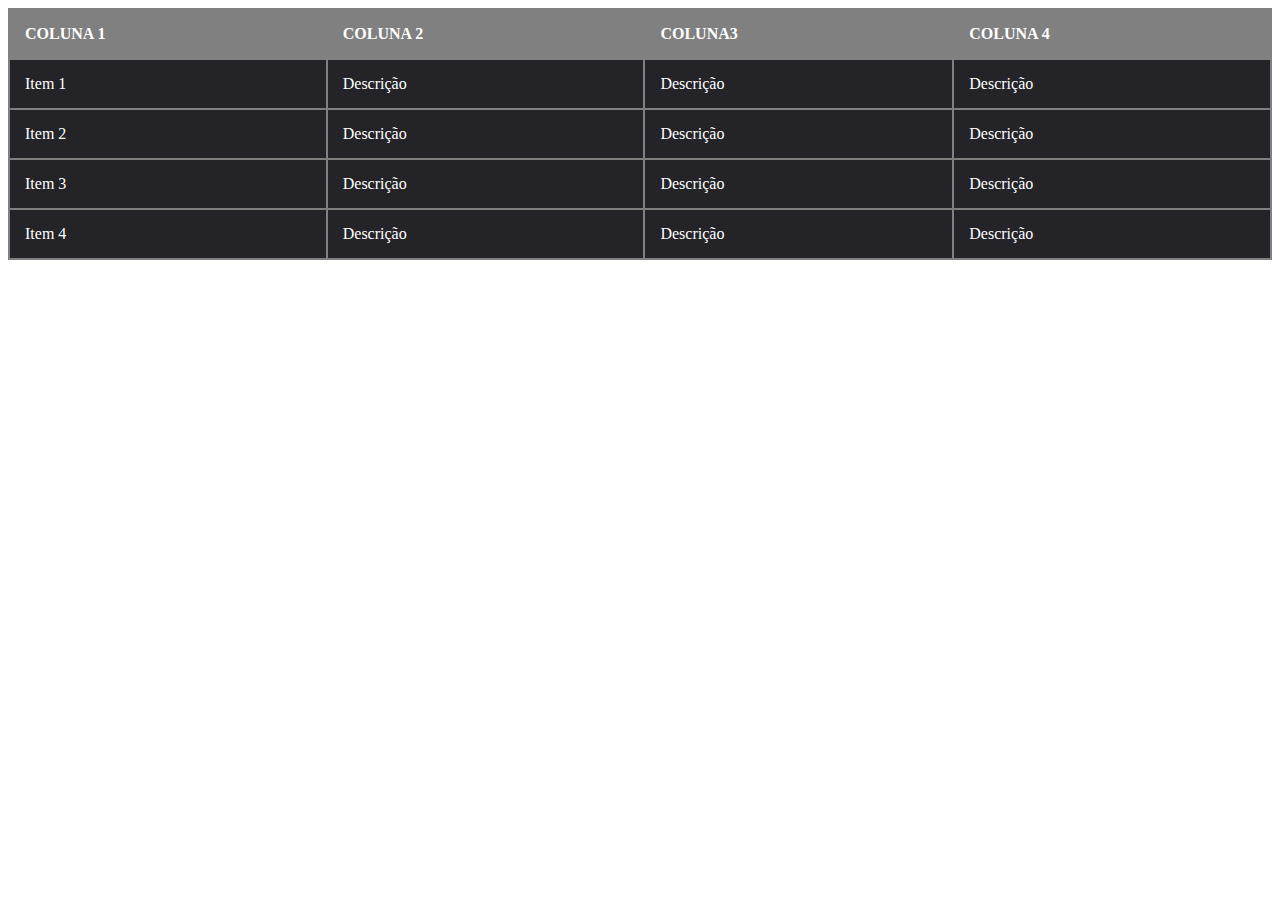
<file: 01/index.html>
<!DOCTYPE html>
<html lang="pt-BR">
<head>
    <meta charset="UTF-8">
    <meta name="viewport" content="width=device-width, initial-scale=1.0">
    <link rel="stylesheet" href="style.css">
    <title>Exercicio 01</title>
</head>
<body>
    <table>
        <thead>
            <tr>
            <th>Coluna 1</th>
            <th>Coluna 2</th>
            <th>Coluna3</th>
            <th>Coluna 4</th>
            </tr>
        </thead>
        <tbody>
            <tr>
                <td>Item 1</td>
                <td>Descrição</td>
                <td>Descrição</td>
                <td>Descrição</td>
                
            </tr>

            <tr>
                <td>Item 2</td>
                <td>Descrição</td>
                <td>Descrição</td>
                <td>Descrição</td>
                
            </tr>

            <tr>
                <td>Item 3</td>
                <td>Descrição</td>
                <td>Descrição</td>
                <td>Descrição</td>
                
            </tr>

            <tr>
                <td>Item 4</td>
                <td>Descrição</td>
                <td>Descrição</td>
                <td>Descrição</td>
                
            </tr>

        </tbody>
    </table>
    
</body>
</html>
</file>
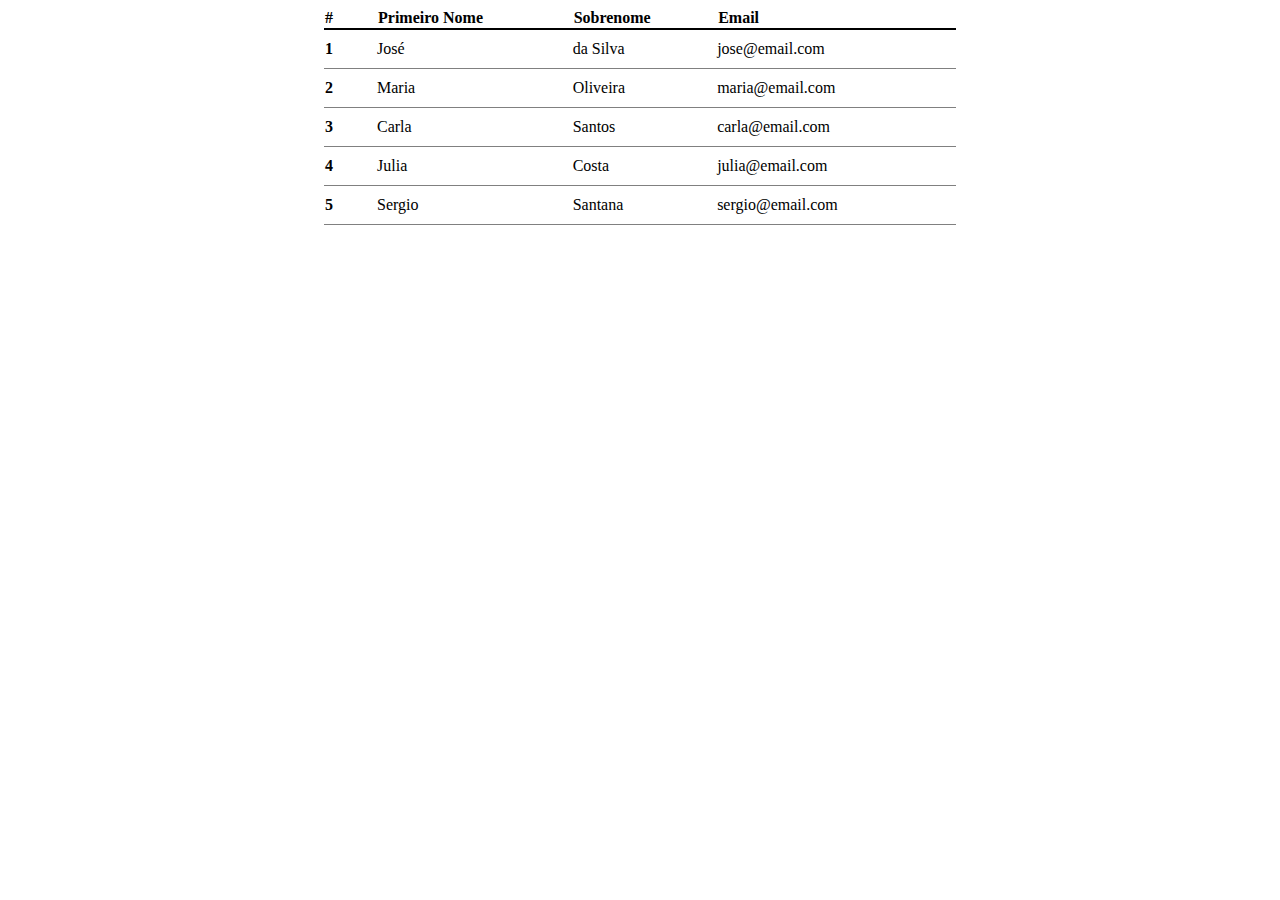
<file: 02/index.html>
<!DOCTYPE html>
<html lang="pt-BR">
<head>
    <meta charset="UTF-8">
    <meta name="viewport" content="width=device-width, initial-scale=1.0">
    <link rel="stylesheet" href="style.css">
    <title>Exercicio 02</title>
</head>
<body>
    <table>
        <thead>
            <tr>
                <th>#</th>
                <th>Primeiro Nome</th>
                <th>Sobrenome</th>
                <th>Email</th>
            </tr>
        </thead>
        <tbody>
            <tr>
                <th>1</th>
                <td>José</td>
                <td>da Silva</td>
                <td>jose@email.com</td>
            </tr>

            <tr>
                <th>2</th>
                <td>Maria</td>
                <td>Oliveira</td>
                <td>maria@email.com</td>
            </tr>

            <tr>
                <th>3</th>
                <td>Carla</td>
                <td>Santos</td>
                <td>carla@email.com</td>
            </tr>

            <tr>
                <th>4</th>
                <td>Julia</td>
                <td>Costa</td>
                <td>julia@email.com</td>
            </tr>

            <tr>
                <th>5</th>
                <td>Sergio</td>
                <td>Santana</td>
                <td>sergio@email.com</td>
            </tr>
        </tbody>
    </table>
</body>
</html>
</file>
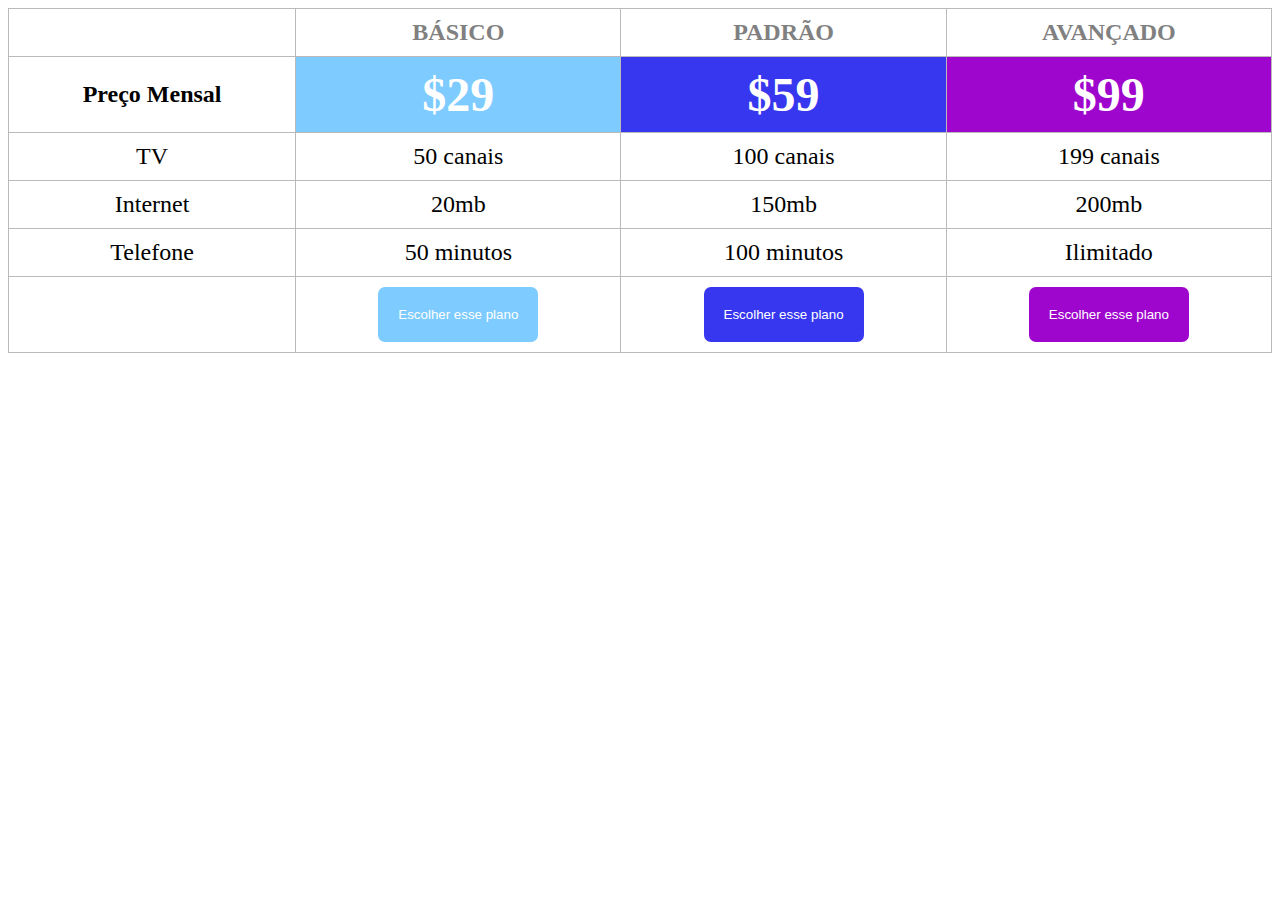
<file: 03/index.html>
<!DOCTYPE html>
<html lang="pt-BR">
<head>
    <meta charset="UTF-8">
    <meta name="viewport" content="width=device-width, initial-scale=1.0">
    <link rel="stylesheet" href="style.css">
    <title>Exercicio 03</title>
</head>
<body>
    <table>
        <thead>
            <tr>
                <th></th>
                <th>BÁSICO</th>
                <th>PADRÃO</th>
                <th>AVANÇADO</th>
            </tr>
            <tr>
                <th>Preço Mensal</th>
                <th class="price basico">$29</th>
                <th class="price padrao">$59</th>
                <th class="price avancado">$99</th>
            </tr>
        </thead>
        <tbody>
            <tr>
                <td>TV</td>
                <td>50 canais</td>
                <td>100 canais</td>
                <td>199 canais</td>
            </tr>

            <tr>
                <td>Internet</td>
                <td>20mb</td>
                <td>150mb</td>
                <td>200mb</td>
            </tr>

            <tr>
                <td>Telefone</td>
                <td>50 minutos</td>
                <td>100 minutos</td>
                <td>Ilimitado</td>
            </tr>
            <tr>
                <td></td>
                <td><button class="basico">Escolher esse plano</button ></td>
                <td><button class="padrao">Escolher esse plano</button></td>
                <td><button class="avancado">Escolher esse plano</button></td>
            </tr>
        </tbody>
    </table>


</body>
</html>
</file>
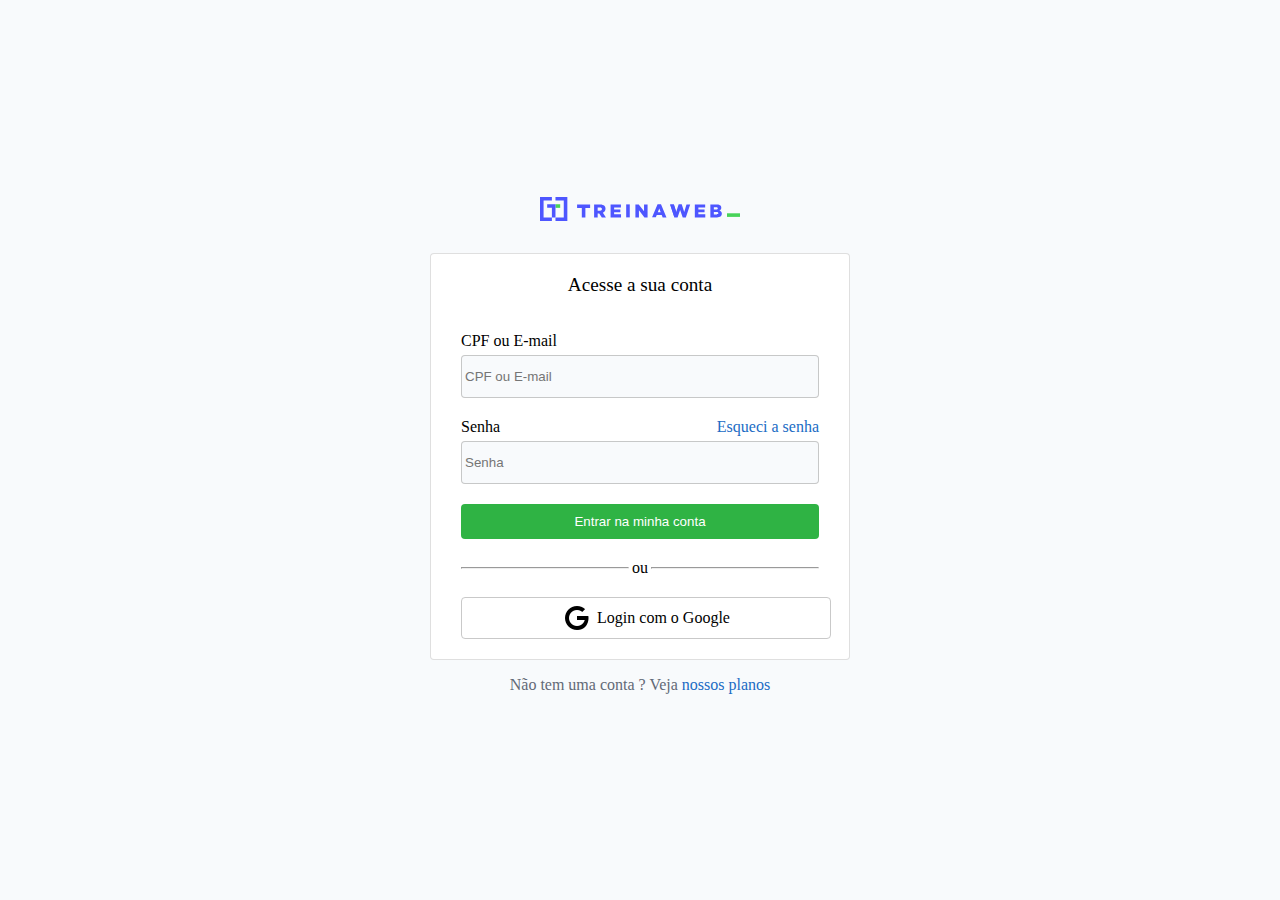
<file: Projeto Formularios/index.html>
<!DOCTYPE html>
<html lang="pt-BR">
<head>
    <meta charset="UTF-8">
    <meta name="viewport" content="width=device-width, initial-scale=1.0">
    <link rel="stylesheet" href="style.css">
    <title>Formulário de Login</title>
</head>
<body>
    <div class="form-container">
        <div class="form-content">
            <img src="img/treinaweb-logo.svg" alt="logo da TreinaWeb" width="200px" class="logo-tw">
            <form class="form-login">
                <h2>Acesse a sua conta</h2>
                <div class="form-field">
                    <label for="login">CPF ou E-mail</label>
                    <input type="text"  id="login" placeholder="CPF ou E-mail">
                </div>
                <div class="form-field">
                    <div class="password-field">
                        <label for="password">Senha</label>
                        <a href="#">Esqueci a senha</a>
                    </div>
                    <input type="password" placeholder="Senha" required>
                </div>
                <button type="submit">Entrar na minha conta</button>
                <div class="divisor">
                    <hr>
                    <span>ou</span>
                    <hr>
                </div>
                <a href="#" class="google-login"><img src="/Projeto Formularios/img/google-icon.png" alt="icone do google"> Login com o Google</a>
            </form>
            <p>Não tem uma conta ? Veja <a href="#">nossos planos</a></p>
        </div>
    </div>
</body>
</html>
</file>
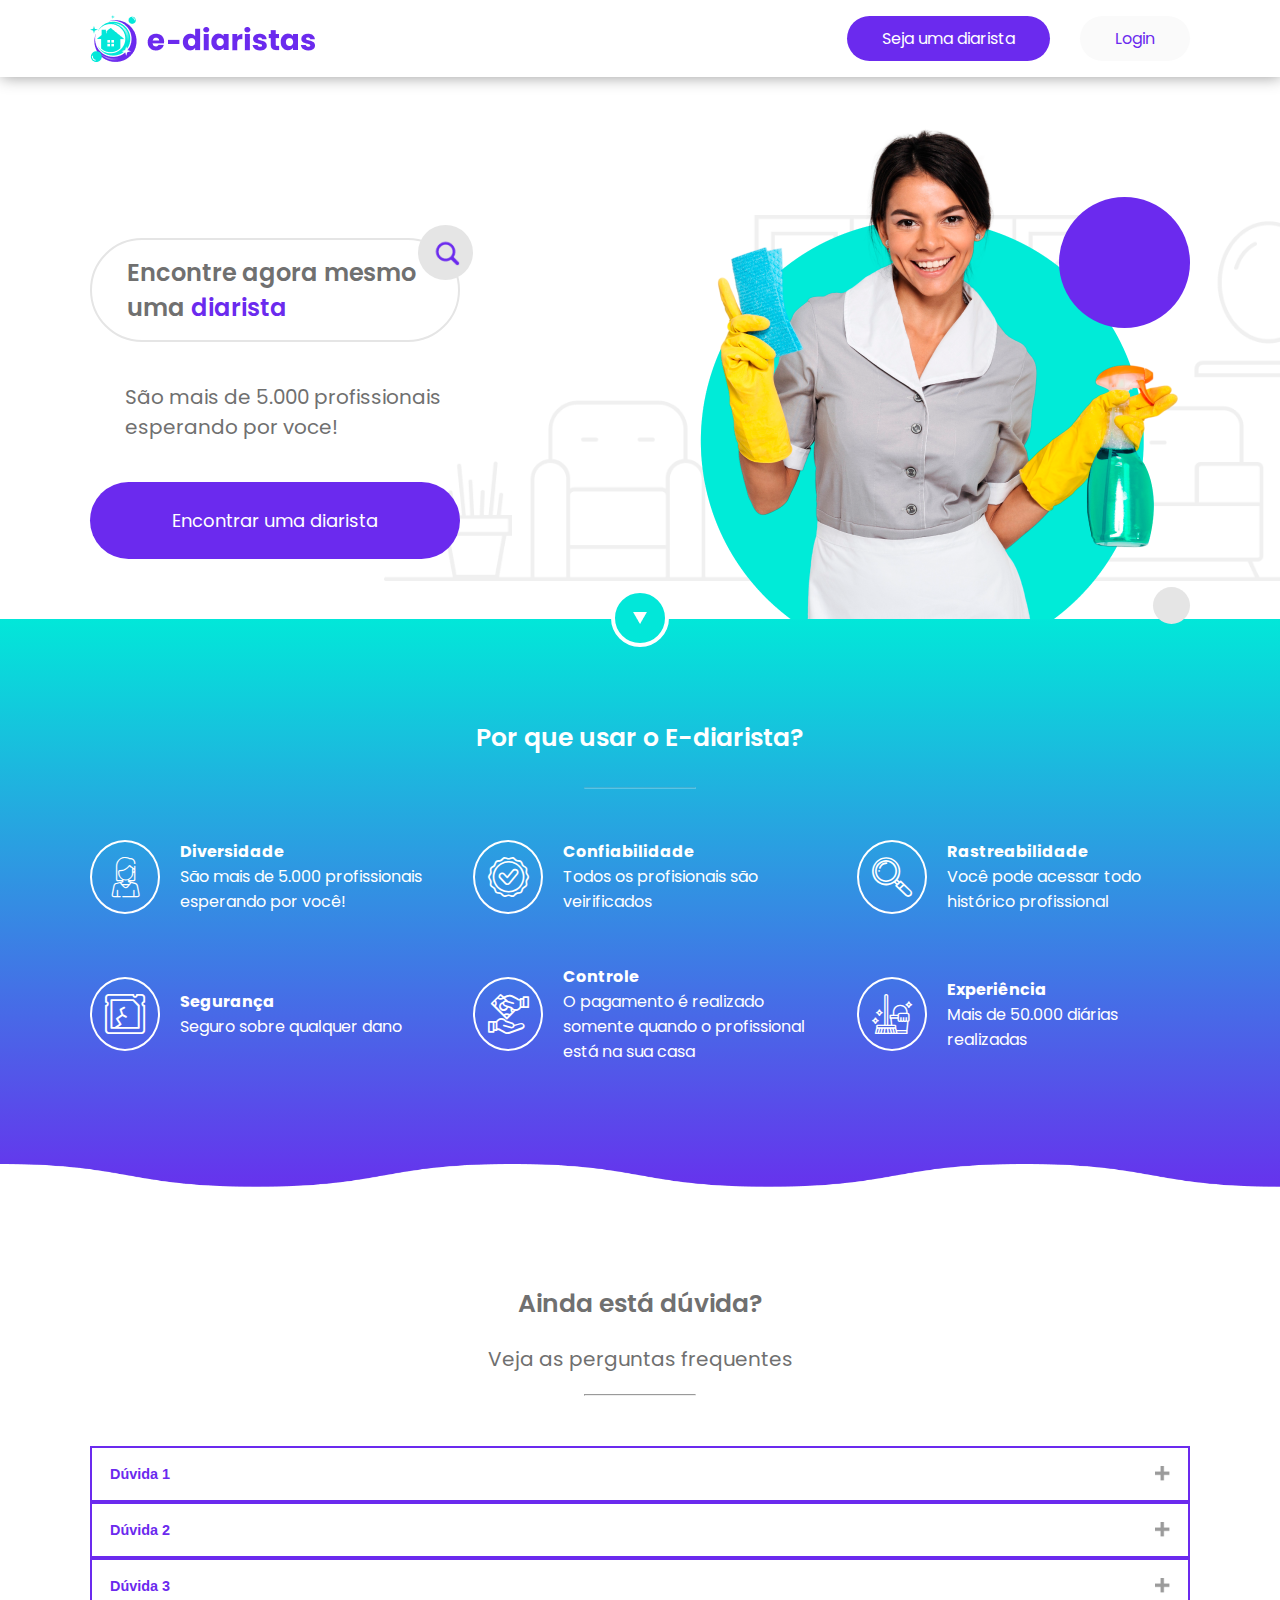
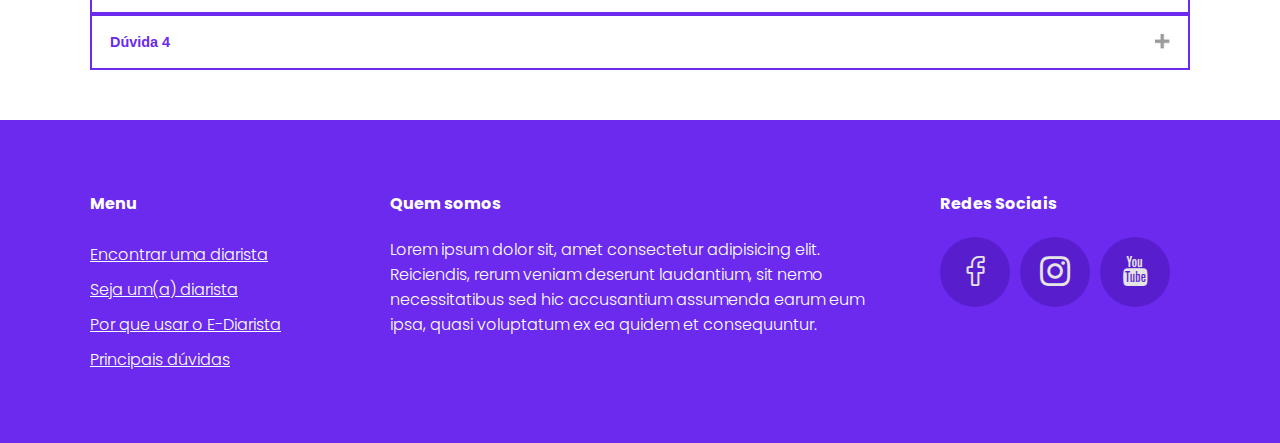
<file: home.html>
<!DOCTYPE html>
<html lang="pt-BR">
<head>
    <meta charset="UTF-8">
    <meta http-equiv="X-UA-Compatible" content="Ie=edge">
    <meta name="viewport" content="width=device-width, initial-scale=1.0">

    <!--Fonte-->
    <link rel="preconnect" href="https://fonts.googleapis.com">
    <link rel="preconnect" href="https://fonts.gstatic.com" crossorigin>
    <link href="https://fonts.googleapis.com/css2?family=Poppins:wght@100;200;300;400;500;600;700;800;900&family=Rubik&family=Secular+One&display=swap" rel="stylesheet">


    <!--Icones-->
    <link rel="stylesheet" href="./fonts/tw-icons/css/treinaweb-icons.css">

    <!--Style -->
    <link rel="stylesheet" href="./style/home.css">


    <title>E-diaristas</title>
</head>
<body>
    <header>
        <div class="container">
            <div class="nav-menu">
                <img src="./img/logo-ediaristas.png" alt="Logo E-diaristas">
                <div class="btn-header">
                    <a class="btn-contained" href="#">Seja uma diarista </a>
                    <a class="btn-void" href="./login.html">Login</a>
                </div>
            </div>
        </div>
    </header>
    <main>
        <!-- Principal -->
        <section class="principal">
            <div class="container">
                <div class="principal-section">
                    <div class="principal-description">
                        
                    <div class="principal-diarista-text"> Encontre agora mesmo uma <span> diarista</span></div>
                        <p>São mais de 5.000 profissionais<br>
                        esperando por voce!</p>
                        <a href="./login.html" class="btn-contained">Encontrar uma diarista</a>
                    </div>
                    <div class="principal-image">
                        <img src="./img/diarista-topo.png" alt="Imagem ilustrativa de diarista">
                    </div>
                </div>

            </div>
        </section>

        <!-- Por que -->
        <section class="porq">
            <div class="container">
                <h2> Por que usar o E-diarista?</h2>
                <hr>
                <div class="porq-campos-item">
                    <div class="porq-item">
                        <div>
                            <i class="twf-woman"></i>
                        </div>
                        <div>
                            <h4> Diversidade </h4>
                            <p>São mais de 5.000 profissionais esperando por você!</p>
                        </div>
                    </div>
                    <hr>
                    <div class="porq-item">
                        <div>
                            <i class="twf-certificate"></i>
                        </div>
                        <div>
                            <h4>Confiabilidade</h4>
                            <p>Todos os profisionais são veirificados</p>
                        </div>
                    </div>
                    <hr>
                        <div class="porq-item">
                            <div>
                                <i class="twf-search-2"></i>
                            </div>
                            <div>
                                <h4>Rastreabilidade</h4>
                                <p>Você pode acessar todo histórico profissional</p>
                            </div>
                        </div>
                        <hr>
                            <div class="porq-item">
                                <div>
                                    <i class="twf-frame-broken"></i>
                                </div>
                                <div>
                                    <h4>Segurança</h4>
                                    <p>Seguro sobre qualquer dano</p>
                                </div>
                            </div>
                            <hr>
                                <div class="porq-item">
                                    <div>
                                        <i class="twf-payment"></i>
                                    </div>
                                    <div>
                                        <h4>Controle</h4>
                                        <p>O pagamento é realizado somente quando o profissional está na sua casa</p>
                                    </div>
                                </div>
                                <hr>
                                    <div class="porq-item">
                                        <div>
                                            <i class="twf-broom-bucket"></i>
                                        </div>
                                        <div>
                                            <h4>Experiência</h4>
                                            <p>Mais de 50.000 diárias realizadas </p>
                                        </div>
                                    </div>
                                
            </div>
        
        </section>

        <!-- Faqs -->
        <section class="faqs"> 
            <div class="division-wave"> </div>
            <div class="container">
                <div class="title-section-faqs">
                    <h2>Ainda está dúvida?</h2>
                    <p>Veja as perguntas frequentes</p>
                    <hr>
                </div>
                <div class="faqs-accordion">
                    <button class="accordion">
                        <h5> Dúvida 1 </h5>
                        <img src="./img/icon-plus.png" alt="Icone de mais" class="plus">
                        <img src="./img/icon-minus.png" alt="Icone de menos" class="minus">
                    </button>
                    <div class="panel">
                        <p>Lorem ipsum dolor sit amet consectetur adipisicing elit. Recusandae voluptatibus ex culpa? Nihil voluptatibus ratione aliquid. Dignissimos, alias, distinctio quaerat tempora dolorum totam soluta nemo cum a veritatis, modi eos.</p>
                    </div>
                    <button class="accordion">
                        <h5> Dúvida 2 </h5>
                        <img src="./img/icon-plus.png" alt="Icone de mais" class="plus">
                        <img src="./img/icon-minus.png" alt="Icone de menos" class="minus">
                    </button>
                    <div class="panel">
                        <p>Lorem ipsum dolor sit amet consectetur adipisicing elit. Recusandae voluptatibus ex culpa? Nihil voluptatibus ratione aliquid. Dignissimos, alias, distinctio quaerat tempora dolorum totam soluta nemo cum a veritatis, modi eos.</p>
                    </div>
                    <button class="accordion">
                        <h5> Dúvida 3 </h5>
                        <img src="./img/icon-plus.png" alt="Icone de mais" class="plus">
                        <img src="./img/icon-minus.png" alt="Icone de menos" class="minus">
                    </button>
                    <div class="panel">
                        <p>Lorem ipsum dolor sit amet consectetur adipisicing elit. Recusandae voluptatibus ex culpa? Nihil voluptatibus ratione aliquid. Dignissimos, alias, distinctio quaerat tempora dolorum totam soluta nemo cum a veritatis, modi eos.</p>
                    </div>
                    <button class="accordion">
                        <h5> Dúvida 4 </h5>
                        <img src="./img/icon-plus.png" alt="Icone de mais" class="plus">
                        <img src="./img/icon-minus.png" alt="Icone de menos" class="minus">
                    </button>
                    <div class="panel">
                        <p>Lorem ipsum dolor sit amet consectetur adipisicing elit. Recusandae voluptatibus ex culpa? Nihil voluptatibus ratione aliquid. Dignissimos, alias, distinctio quaerat tempora dolorum totam soluta nemo cum a veritatis, modi eos.</p>
                    </div>
                </div>
            </div>
        </section>
    </main>
    <footer>
        <div class="container">
            <div class="footer-content">
                <div class="footer-item">
                    <h4>Menu</h4>
                    <ul>
                    <li>
                        <a href="">Encontrar uma diarista</a>
                    </li>
                    <li>
                        <a href="">Seja um(a) diarista</a>
                    </li>
                    <li>
                        <a href="">Por que usar o E-Diarista</a>
                    </li>
                    <li>
                        <a href="">Principais dúvidas</a>
                    </li>
                </ul>
                </div>
                <div class="footer-item">
                    <h4>Quem somos</h4>
                    <p>Lorem ipsum dolor sit, amet consectetur adipisicing elit. Reiciendis, rerum veniam deserunt laudantium, sit nemo necessitatibus sed hic accusantium assumenda earum eum ipsa, quasi voluptatum ex ea quidem et consequuntur.</p>
                </div>
                <div class="footer-item">
                    <h4>Redes Sociais</h4>
                    <div class="social-media">
                        <a href=""><i class="twf-facebook-f"></i></a>
                        <a href=""><i class="twf-instagram"></i></a>
                        <a href=""><i class="twf-youtube"></i></a>
                    </div>
                </div>
            </div>
        </div>
    </footer>
    <script src="./js/script.js"></script>
</body>
</html>
</file>
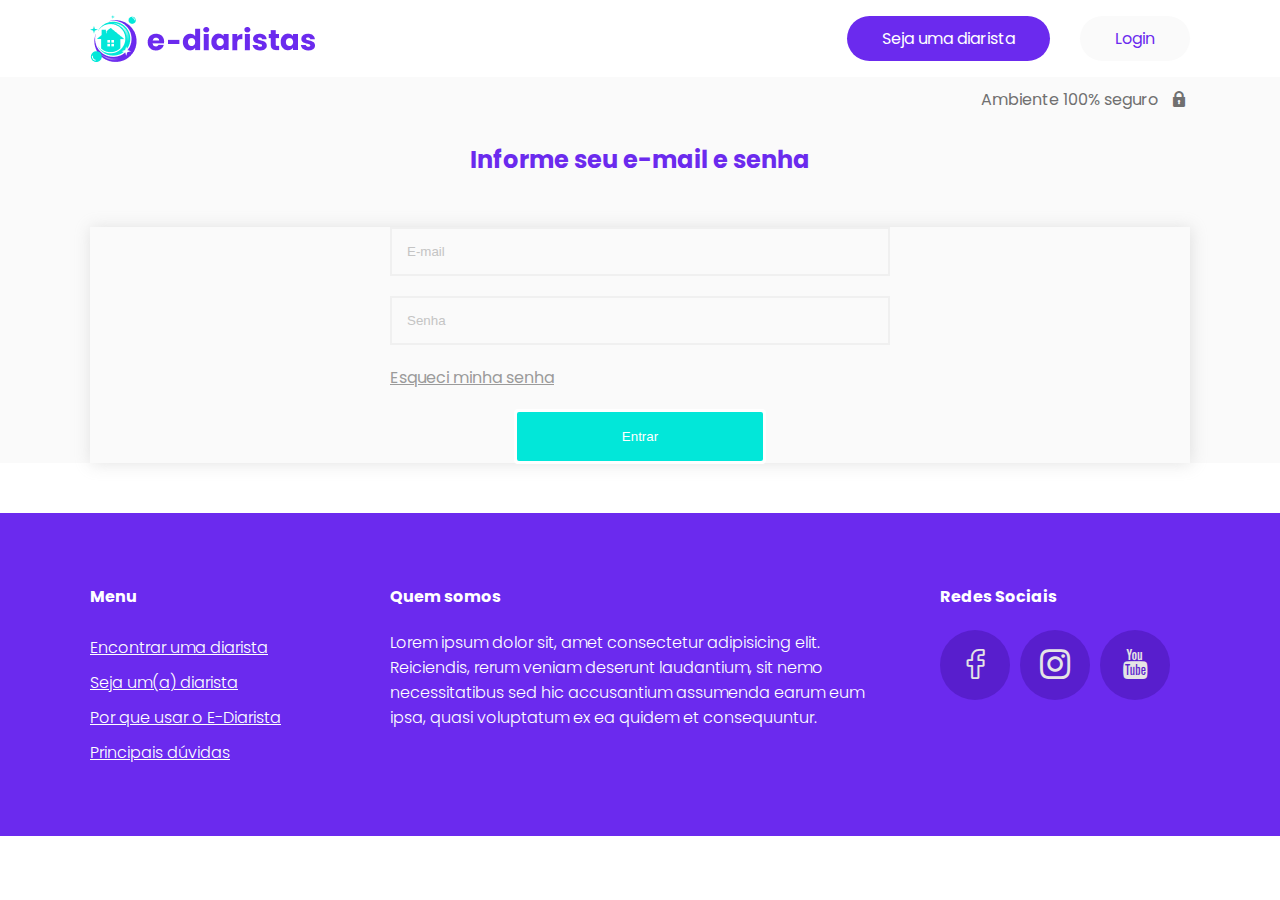
<file: login.html>
<!DOCTYPE html>
<html lang="pt-BR">
<head>
    <meta charset="UTF-8">
    <meta http-equiv="X-UA-Compatible" content="Ie=edge">
    <meta name="viewport" content="width=device-width, initial-scale=1.0">

    <!--Fonte-->
    <link rel="preconnect" href="https://fonts.googleapis.com">
    <link rel="preconnect" href="https://fonts.gstatic.com" crossorigin>
    <link href="https://fonts.googleapis.com/css2?family=Poppins:wght@100;200;300;400;500;600;700;800;900&family=Rubik&family=Secular+One&display=swap" rel="stylesheet">


    <!--Icones-->
    <link rel="stylesheet" href="./fonts/tw-icons/css/treinaweb-icons.css">

    <!--Style -->
    <link rel="stylesheet" href="./style/login.css">


    <title>E-diaristas</title>
</head>
<body>
    <header>
        <div class="container">
            <div class="nav-menu">
                <img src="./img/logo-ediaristas.png" alt="Logo E-diaristas">
                <div class="btn-header">
                    <a class="btn-contained" href="#">Seja uma diarista </a>
                    <a class="btn-void" href="#">Login</a>
                </div>
            </div>
        </div>
    </header>
    <main>
        <section>
            <div class="seguro-field">
                <div class="container seguro">
                    <p>Ambiente 100% seguro</p>
                    <i class="twf-lock"></i>
                </div>
                <div class="container">
                    <h2 class="page-title">Informe seu e-mail e senha</h2>
                    <div class="principal-content">
                        <div class="form-field">
                            <form>
                                <input type="email" placeholder="E-mail">
                                <input type="password" placeholder="Senha">
                                <a href="#" class="password-recover">Esqueci minha senha</a>
                                <div class="btn-form">
                                    <button type="submit">Entrar</button>
                                    <a href="./home.html">Voltar</a>
                                </div>
                            </form>
                        </div>
                    </div>
                </div>
            </div>
        </section>
    </main>
    <footer>
        <div class="container">
            <div class="footer-content">
                <div class="footer-item">
                    <h4>Menu</h4>
                    <ul>
                    <li>
                        <a href="">Encontrar uma diarista</a>
                    </li>
                    <li>
                        <a href="">Seja um(a) diarista</a>
                    </li>
                    <li>
                        <a href="">Por que usar o E-Diarista</a>
                    </li>
                    <li>
                        <a href="">Principais dúvidas</a>
                    </li>
                </ul>
                </div>
                <div class="footer-item">
                    <h4>Quem somos</h4>
                    <p>Lorem ipsum dolor sit, amet consectetur adipisicing elit. Reiciendis, rerum veniam deserunt laudantium, sit nemo necessitatibus sed hic accusantium assumenda earum eum ipsa, quasi voluptatum ex ea quidem et consequuntur.</p>
                </div>
                <div class="footer-item">
                    <h4>Redes Sociais</h4>
                    <div class="social-media">
                        <a href=""><i class="twf-facebook-f"></i></a>
                        <a href=""><i class="twf-instagram"></i></a>
                        <a href=""><i class="twf-youtube"></i></a>
                    </div>
                </div>
            </div>
        </div>
    </footer>
    
</body>
</html>
</file>
<file: 01/style.css>
table {
    width: 100%;
    text-align: left;
    background-color: gray;
}
th{
    color: #fff;
    padding: 15px;
    text-transform: uppercase;
}

tbody {
    background-color: #232328;
    color: #fff
}
td{
    padding: 15px;
}
</file>
<file: 02/style.css>
table {
    width:  50%;
    text-align: left;
    border-collapse: collapse;
    margin: 0 auto;
}

thead {
    border-bottom: solid 2px black;
}

tbody tr {
    border-bottom: solid 1px gray;
}

tbody th{
    padding-right: 20px;

}
tbody td{
    padding: 10px 10px 10px 0px;
}

tbody tr:hover {
    background-color: gray;

}
</file>
<file: 03/style.css>
table {
    width: 100%;
}

table, td, th {
    text-align: center;
    border: solid 1px #bababa;
    border-collapse: collapse;
}

td, th {
    padding: 10px;
    font-size: 1.5rem;
}

thead tr:first-child {
    color:gray
}

.price {
    font-size: 3rem;
    color: #fff;
}

.basico {
    background-color: #7dcbff;
}

.padrao {
    background-color: #3737ef;
}

.avancado {
    background-color: #9f06cd;
}

button {
    padding: 20px;
    border: none;
    border-radius: 7px;
    cursor: pointer;
    color: #fff;
}

button:hover{
    opacity: .8;
}
</file>
<file: Projeto Formularios/style.css>
body {
    margin: 0;
    padding: 0;
    background-color: #f8fafc;
}

.form-container {
    width: 100vw;
    height: 100vh;
    display: flex;
    justify-content: center;
    align-items: center;
}

.form-content {
    display: flex;
    align-items: center;
    flex-direction: column;
}


.logo-tw{
    margin-bottom: 25px;
}
.form-login {
    display: flex;
    flex-direction: column;
    gap: 20px;
    background-color: #fff;
    border-radius: 4px;
    border: solid 1px #b6b6b670;
    padding: 20px 30px;
}

.form-login h2 {
    margin-top: 0;
    font-size: 1.2rem;
    text-align: center;
    font-weight: 500;
}

.form-field {
    display: flex;
    flex-direction: column;
    gap: 5px;
}

.form-field input {
    height: 35px;
    width: 350px;
    background-color: #f8fafc;
    border: solid 1px #b6b6b6be;
    border-radius: 4px;
    padding: 3px;
}

.form-field input:focus {
    outline: none;
}

.password-field {
    display: flex;
    justify-content: space-between;
    }

    .password-field a {
        color: #206bc4;
        text-decoration: none;
    }

    .form-container button {
        width: 100%;
        height: 35px;
        background-color: #2fb344;
        color: #fff;
        border: none;
        border-radius: 4px;
    }

    .form-container button:hover {
        background-color: #2aa13d;
        transition: .6s;
    }

    .divisor {
        display: flex;
        align-items: center;
        gap: 3px;
    }

    hr {
        width: 100%;
    }

    .google-login { 
        display: flex;
        align-items: center;
        justify-content: center;
        width: 100%;
        border: solid 1px #b6b6b6be;
        border-radius: 4px;
        color: black;
        gap: 5px;
        text-decoration: none;
        padding: 5px;
    }

    .google-login:hover {
        border-color: black;
        transition: .6s;
    }

.form-container p {
    color: #626976;
    text-align: center;
}

.form-container p a {
    color: #206bc4;
    text-decoration: none;
}
</file>
<file: fonts/tw-icons/css/treinaweb-icons.css>
@font-face {
  font-family: 'treinaweb-icons';
  src: url('../font/treinaweb-icons.eot?58514601');
  src: url('../font/treinaweb-icons.eot?58514601#iefix') format('embedded-opentype'),
       url('../font/treinaweb-icons.woff2?58514601') format('woff2'),
       url('../font/treinaweb-icons.woff?58514601') format('woff'),
       url('../font/treinaweb-icons.ttf?58514601') format('truetype'),
       url('../font/treinaweb-icons.svg?58514601#treinaweb-icons') format('svg');
  font-weight: normal;
  font-style: normal;
}
/* Chrome hack: SVG is rendered more smooth in Windozze. 100% magic, uncomment if you need it. */
/* Note, that will break hinting! In other OS-es font will be not as sharp as it could be */
/*
@media screen and (-webkit-min-device-pixel-ratio:0) {
  @font-face {
    font-family: 'treinaweb-icons';
    src: url('../font/treinaweb-icons.svg?58514601#treinaweb-icons') format('svg');
  }
}
*/
 
 [class^="twf-"]:before, [class*=" twf-"]:before {
  font-family: "treinaweb-icons";
  font-style: normal;
  font-weight: normal;
  speak: never;
 
  display: inline-block;
  text-decoration: inherit;
  width: 1em;
  margin-right: .2em;
  text-align: center;
  /* opacity: .8; */
 
  /* For safety - reset parent styles, that can break glyph codes*/
  font-variant: normal;
  text-transform: none;
 
  /* fix buttons height, for twitter bootstrap */
  line-height: 1em;
 
  /* Animation center compensation - margins should be symmetric */
  /* remove if not needed */
  margin-left: .2em;
 
  /* you can be more comfortable with increased icons size */
  /* font-size: 120%; */
 
  /* Font smoothing. That was taken from TWBS */
  -webkit-font-smoothing: antialiased;
  -moz-osx-font-smoothing: grayscale;
 
  /* Uncomment for 3D effect */
  /* text-shadow: 1px 1px 1px rgba(127, 127, 127, 0.3); */
}
 
.twf-credit-card:before { content: '\e800'; } /* '' */
.twf-bars:before { content: '\e801'; } /* '' */
.twf-broom-bucket:before { content: '\e802'; } /* '' */
.twf-calendar:before { content: '\e803'; } /* '' */
.twf-camera:before { content: '\e804'; } /* '' */
.twf-caret-down:before { content: '\e805'; } /* '' */
.twf-caret-left:before { content: '\e806'; } /* '' */
.twf-caret-right:before { content: '\e807'; } /* '' */
.twf-caret-up:before { content: '\e808'; } /* '' */
.twf-certificate:before { content: '\e809'; } /* '' */
.twf-check-circle:before { content: '\e80a'; } /* '' */
.twf-cleaning-1:before { content: '\e80b'; } /* '' */
.twf-cleaning-2:before { content: '\e80c'; } /* '' */
.twf-cleaning-3:before { content: '\e80d'; } /* '' */
.twf-facebook-f:before { content: '\e80e'; } /* '' */
.twf-frame-broken:before { content: '\e80f'; } /* '' */
.twf-instagram:before { content: '\e810'; } /* '' */
.twf-lock:before { content: '\e811'; } /* '' */
.twf-minus:before { content: '\e812'; } /* '' */
.twf-payment:before { content: '\e813'; } /* '' */
.twf-plus:before { content: '\e814'; } /* '' */
.twf-search:before { content: '\e815'; } /* '' */
.twf-search-2:before { content: '\e816'; } /* '' */
.twf-sort:before { content: '\e817'; } /* '' */
.twf-star:before { content: '\e818'; } /* '' */
.twf-times:before { content: '\e819'; } /* '' */
.twf-upload:before { content: '\e81a'; } /* '' */
.twf-woman:before { content: '\e81b'; } /* '' */
.twf-youtube:before { content: '\e81c'; } /* '' */
</file>
<file: style/home.css>
html, body{
    padding: 0;
    margin: 0;
}

:root {
    --primary: #6b2aee;
    --secundary: #02e7d9;
    --ligth-grey: #e5e5e5;
    --dark-grey: #707070;
    font-family: "Poppins", sans-serif;
}

.container {
    max-width: 1100px;
    margin: 0 auto;
    padding: 0 15px;
}

/*Header  */
header{
    padding: 15px 0;
    box-shadow: 1px 0 15px #989898
    ;
}

.nav-menu{
    display: flex;
    justify-content: space-between;
    align-items: center;
}

.btn-header{
    display: flex;
    align-items: center;
    gap: 30px;
}

.btn-contained{
    background-color: var(--primary);
    padding: 10px 35px;
    color: #fff;
    text-decoration: none;
    border-radius: 25px;
}

.btn-void{
    background-color: #fafafa;
    padding: 10px 35px;
    color: var(--primary);
    text-decoration: none;
    border-radius: 25px;
}

/* Principal */
.principal{
    background: url('../img/bg-image-principal.png');
    background-repeat: no-repeat;
    background-position: right;
    background-size: 70%;
}

.principal-section{
    display: flex;
    justify-content: space-between;
    align-items: center;
    padding: 40px 0;
}

.principal-description {
    display: flex;
    flex-direction: column;
    gap: 20px;
    max-width: 370px;
}

.principal-description p {
    font-size: 20px;
    color: var(--dark-grey);
    padding-left: 35px;
}

.principal-diarista-text {
    border: solid 2px var(--ligth-grey);
    padding: 15px 35px;
    border-radius: 70px;
    font-size: 1.5rem;
    font-weight: 600;
    color: var(--dark-grey);
    position: relative;
} 

.principal-diarista-text span{
    color: var(--primary);
}

.principal-diarista-text::after{
    content: '';
    position: absolute;
    width: 55px;
    height: 55px;
    background-color: var(--ligth-grey);
    background-image: url('../img/icon-search-principal.png');
    background-repeat: no-repeat;
    background-position: center;
    background-size: 50%;
    border-radius: 50%;
    top: -15px;
    right: -15px;
}

.principal-description a{
    text-align: center;
    padding: 25px;
    font-size: 18px;
    border-radius: 50px;
}

.principal-image{
    position: relative;
}

.principal-image::after, 
.principal-image::before{
    content: '';
    position: absolute;
    right: 0;
    border-radius: 50%;
}

.principal-image::before{
    width: 131px;
    height: 131px;
    background-color: var(--primary);
    top: 80px;
}

.principal-image::after{
    width: 37px;
    height: 37px;
    background-color: var(--ligth-grey);
    bottom: 55px;
    z-index: 50;
}

/* Por que Section */
.porq {
    background-image:linear-gradient(var(--secundary), var(--primary));
    margin-top: -100px;
    padding: 100px 0 150px 0;
    color: #fff;
    position: relative;
}

.porq::before{
    content: '';
    width: 50px;
    height: 50px;
    border-radius: 50%;
    border: solid 4px #fff;
    background-color: var(--secundary);
    background-image: url(../img/icon-trigulo.png);
    background-repeat: no-repeat;
    background-position: center center;
    right: 50%;
    transform: translate(50%);
    top: -30px;
    position: absolute;
}

.porq h2{
    margin: 0 0 30px 0;
    font-size: 25px;
    font-weight: 600;
    text-align: center;
}

.porq hr{
    width: 10%;
    border-color: rgba(255, 255, 255, 0.25);
}

.porq-campos-item {
    display: grid;
    grid-template-columns: repeat(auto-fit, minmax(280px, 1fr));
    gap: 50px;
    margin-top: 50px;
}

.porq-item {
    display: flex;
    align-items: center;
    gap: 20px;
}

.porq-item h4, .porq-item p {
    margin: 0;
}

.porq-item div:first-child {
    border: solid 2px;
    border-radius: 50%;
    padding: 5px;
}

.porq-item i {
    font-size: 40px;
}

.porq-campos-item hr{
    display: none;
}

/*Section faqs */
.division-wave {
    width: 100%;
    height: 100px;
    background-image: url('../img/wave.png');
    background-repeat: no-repeat;
    background-size: 100% 100%;
    background-position: bottom;
    position: relative;
    top: -50px;
}

.faqs {
    padding-bottom: 50px;
}

.title-section-faqs{
    text-align: center;
    color: var(--dark-grey);
    margin-top: -50px;
    margin-bottom: 50px;
}

.title-section-faqs h2 {
    font-size: 25px;
    font-weight: 600;
}

.title-section-faqs p {
    font-size: 20px;
}

.title-section-faqs hr {
    width: 10%;
    margin: 0 auto;
}

.accordion {
    background-color: #fff;
    color: var(--primary);
    padding: 18px;
    width: 100%;
    outline: none;
    display: flex;
    justify-content: space-between;
    align-items: center;
    transition: .4s;
    cursor: pointer;
}

.panel, .accordion {
    border: solid 2px var(--primary);
    text-align: left;
}

.panel {
    padding: 0 18px;
    overflow: hidden;
    display: none;
    border-top: none;
    font-size: 17px;
    color: #2C3A57;

}

.accordion h5 {
    font-weight: 700;
    font-size: .9rem;
    margin: 0;
}

.accordion img {
    width: 15px;
}

.active .plus {
    display: none;
}

.minus{
    display: none;
}

.active .minus {
    display: inline-block;
}

.active {
    border-bottom: none;
}

/* Footer */
footer {
    background-color: var(--primary);
    padding: 50px 0;
}

.footer-content{
    display: grid;
    grid-template-columns: 1fr 2fr 1fr;
    gap: 50px;
}
.footer-item {
    color: #fff;
    font-size: 1rem;
    font-weight: 300;
}

.footer-item ul{
    list-style: none;
    padding: 0;
}

.footer-item ul a{
    color: #fff;
    margin: 5px 0;
    display: inline-block;
}

.social-media {
    display: flex;
    align-items: center;
    gap: 10px;
}

.social-media i{
    color: var(--ligth-grey);
    font-size: 30px;
}

.social-media a{
    width: 50px;
    height: 50px;
    border-radius: 50%;
    padding: 10px;
    background-color: #581ecd;
    display: grid;
    place-items: center;
}

.social-media a:hover{
    transform: scale(1.07);
    transition: .4s;
}

/* Breakpoints */
@media (max-width: 1200px) {}

@media (max-width: 992px) {
    .principal{
        background-size: 100% 100%;
        background-position: bottom;
        padding: 50px;
    }

    .principal-image{
        display: none;
    }

    .principal-section{
        justify-content: center;
    }

    .principal-description{
        text-align: center;
    }

    .porq{
        margin-top: 0;
    }

    .footer-content{
        grid-template-columns: 1fr 1fr;
        row-gap: 30px;
        column-gap: 0;
    }
}

@media(max-width: 768px) {
    .nav-menu{
        flex-direction: column;
        justify-content: center;
        gap: 30px;
    }

    .principal-section, .principal-description{
        width: 100%;
        display: block;
    }

    .principal-description{
        gap: 0;
        max-width: 100%;
    }

    .principal-diarista-text,  .principal-description p{
        border: none;
        padding: 0;
        font-weight: normal;
        font-size: 1.2rem;
        margin: 0;
    }

    .principal-diarista-text::after{
        display: none;
    }

    .principal-diarista-text span{
        color: var(--dark-grey);
    }

    .principal-description a{
        display: block;
        width: 80%;
        padding: 15px;
        margin: 30px auto 10px auto;
    }
}

@media(max-width: 600px) {
    .porq-campos-item{
        gap: 15px;
    }

    .porq-campos-item hr{
        width: 100%;
        display: block;
    }

    .footer-content{
        grid-template-columns: 1fr;
    }

    .porq-item i{
        font-size: 24px;
    }

    .btn-header{
        flex-wrap: wrap;
        justify-content: center;
    }
}
</file>
<file: style/login.css>
html, body{
    padding: 0;
    margin: 0;
}

:root {
    --primary: #6b2aee;
    --secundary: #02e7d9;
    --ligth-grey: #e5e5e5;
    --dark-grey: #707070;
    font-family: "Poppins", sans-serif;
}

.container {
    max-width: 1100px;
    margin: 0 auto;
    padding: 0 15px;
}

/*Header  */
header{
    padding: 15px 0;
    box-shadow: 1px 0 15px #989898
    ;
}

.nav-menu{
    display: flex;
    justify-content: space-between;
    align-items: center;
}

.btn-header{
    display: flex;
    align-items: center;
    gap: 30px;
}

.btn-contained{
    background-color: var(--primary);
    padding: 10px 35px;
    color: #fff;
    text-decoration: none;
    border-radius: 25px;
}

.btn-void{
    background-color: #fafafa;
    padding: 10px 35px;
    color: var(--primary);
    text-decoration: none;
    border-radius: 25px;
}

/*Main contente */
.seguro-field {
    background-color: #fafafa;
    position: sticky;
    top: 0;
}

.seguro {
    color: var(--dark-grey);
    display: flex;
    justify-content: flex-end;
    align-items: center;
    gap: 10px;
    padding: 10px 15px;
}

.seguro p {
    margin: 0;
}

.page-title {
    color: var(--primary);
    text-align: center;
}

.principal-content {
    display: grid;
    place-items: center;
    margin: 50px 0;
    padding-bottom: 50px 0;
    box-shadow: 1px 1px 15px #a9a9a950;
}

.form-field {
    width: 500px;
}

.principal-content form {
    display: flex;
    flex-direction: column;
    gap: 20px;
}

.principal-content form input {
    border: solid 2px #f0f0f0;
    background-color: #fafafa;
    padding: 15px;
}

.principal-content form input:focus{
    outline: none;
}

.principal-content form input::placeholder{
    color: #c4c4c4;
}

.password-recover {
    color: #9b9b9b;
}

.btn-form{
    display: flex;
    justify-content: center;
    gap: 50px;
}

.btn-form a {
    display: none;
}

.btn-form button {
    padding: 17px 20px;
    width: 250px;
    border-radius: 3px;
    outline: auto;
    color: #fff;
    background-color: var(--secundary);
    border-color: var(--secundary);
}


/* Footer */
footer {
    background-color: var(--primary);
    padding: 50px 0;
    /* position: fixed;
    bottom: 0;
    width: 100%; */
}

.footer-content{
    display: grid;
    grid-template-columns: 1fr 2fr 1fr;
    gap: 50px;
}
.footer-item {
    color: #fff;
    font-size: 1rem;
    font-weight: 300;
}

.footer-item ul{
    list-style: none;
    padding: 0;
}

.footer-item ul a{
    color: #fff;
    margin: 5px 0;
    display: inline-block;
}

.social-media {
    display: flex;
    align-items: center;
    gap: 10px;
}

.social-media i{
    color: var(--ligth-grey);
    font-size: 30px;
}

.social-media a{
    width: 50px;
    height: 50px;
    border-radius: 50%;
    padding: 10px;
    background-color: #581ecd;
    display: grid;
    place-items: center;
}

.social-media a:hover{
    transform: scale(1.07);
    transition: .4s;
}

/* Breakpoints */
@media (max-width: 1200px) {}

@media (max-width: 992px) {
    .footer-content{
        grid-template-columns: 1fr 1fr;
        row-gap: 30px;
        column-gap: 0;
    }

    .password-recover {
        align-self: flex-end;
    }
}

@media(max-width: 768px) {
    .nav-menu{
        flex-direction: column;
        justify-content: center;
        gap: 30px;
    }

    .principal-content{
        padding: 50px 10px;
    }

    .form-field{
        width: 100%;
    }

    .btn-form{
        flex-direction: column;
        align-items: center;
        margin-top: 20px;
    }

    .btn-form a {
        display: inline-block;
        width: 50%;
        border: solid 2px var(--primary);
        color: var(--primary);
        text-align: center;
        border-radius: 3px;
        padding: 12px 0;
    }

    .btn-form button {
        width: 50%;
    }
}

@media(max-width: 600px) {
    .footer-content{
        grid-template-columns: 1fr;
    }

    .btn-header{
        flex-wrap: wrap;
        justify-content: center;
    }

} 

@media (max-width: 450px) {
    .btn-form a, .btn-form button {
        width: 80%;
    }
}
</file>
